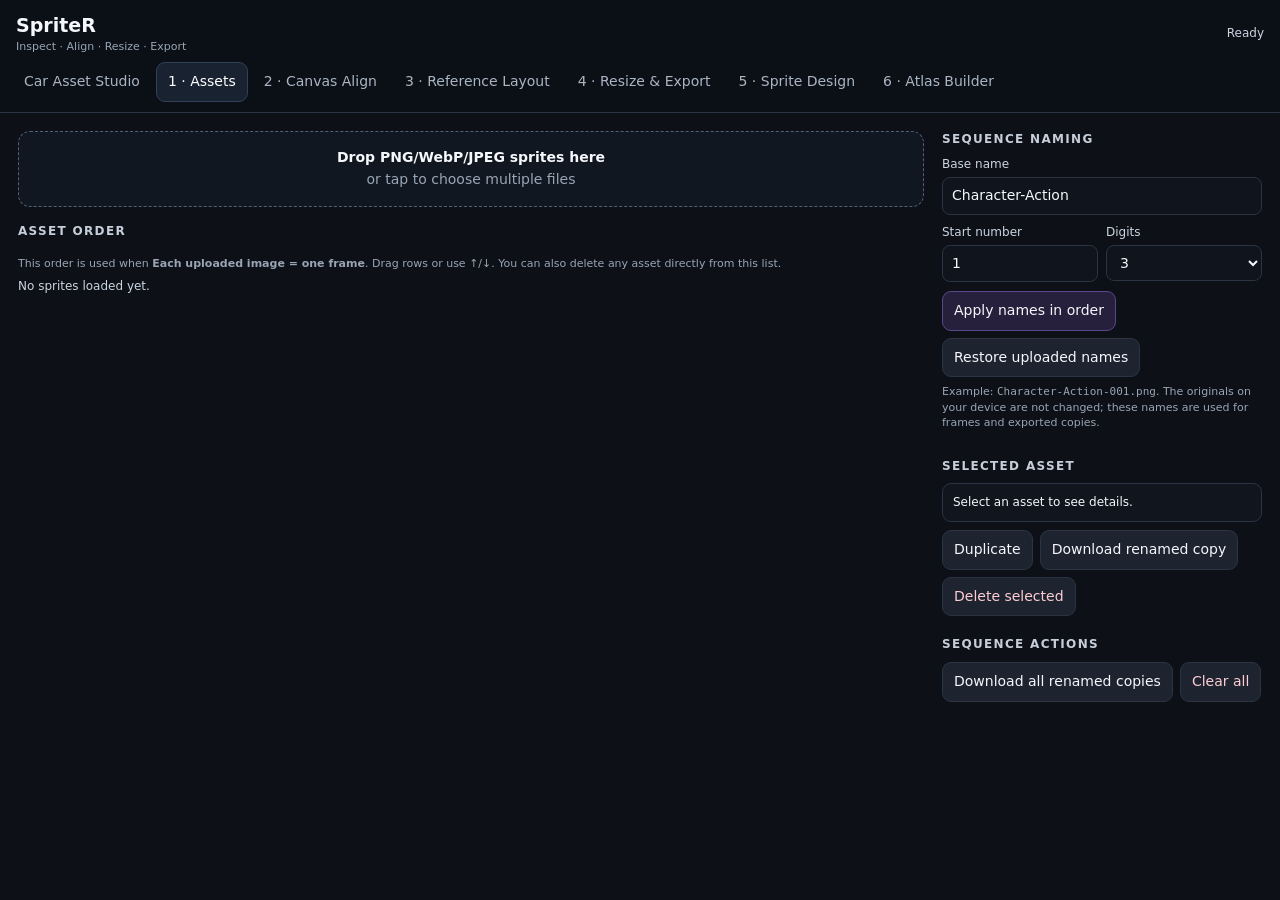
<file: index.html>
<!doctype html>
<html lang="en">
<head>
<meta charset="utf-8" />
<meta name="viewport" content="width=device-width,initial-scale=1,viewport-fit=cover" />
<title>SpriteR</title>
<meta name="theme-color" content="#000000" />
<meta name="apple-mobile-web-app-capable" content="yes" />
<meta name="apple-mobile-web-app-status-bar-style" content="black" />
<meta name="apple-mobile-web-app-title" content="SpriteR" />
<link rel="manifest" href="manifest.webmanifest" />
<link rel="icon" href="icon.svg" type="image/svg+xml" />
<link rel="apple-touch-icon" sizes="180x180" href="spriter-icon-v4.png" />
<style>
html,body{margin:0;width:100%;max-width:100%;height:100%;overflow:hidden;background:#000}
body{display:flex;flex-direction:column;overscroll-behavior:none}
iframe{display:block;flex:1 1 auto;width:100%;max-width:100%;min-width:0;min-height:0;border:0;background:#0d1017}
</style>
</head>
<body>
<iframe src="app.html?v=15" title="SpriteR"></iframe>
</body>
</html>
</file>
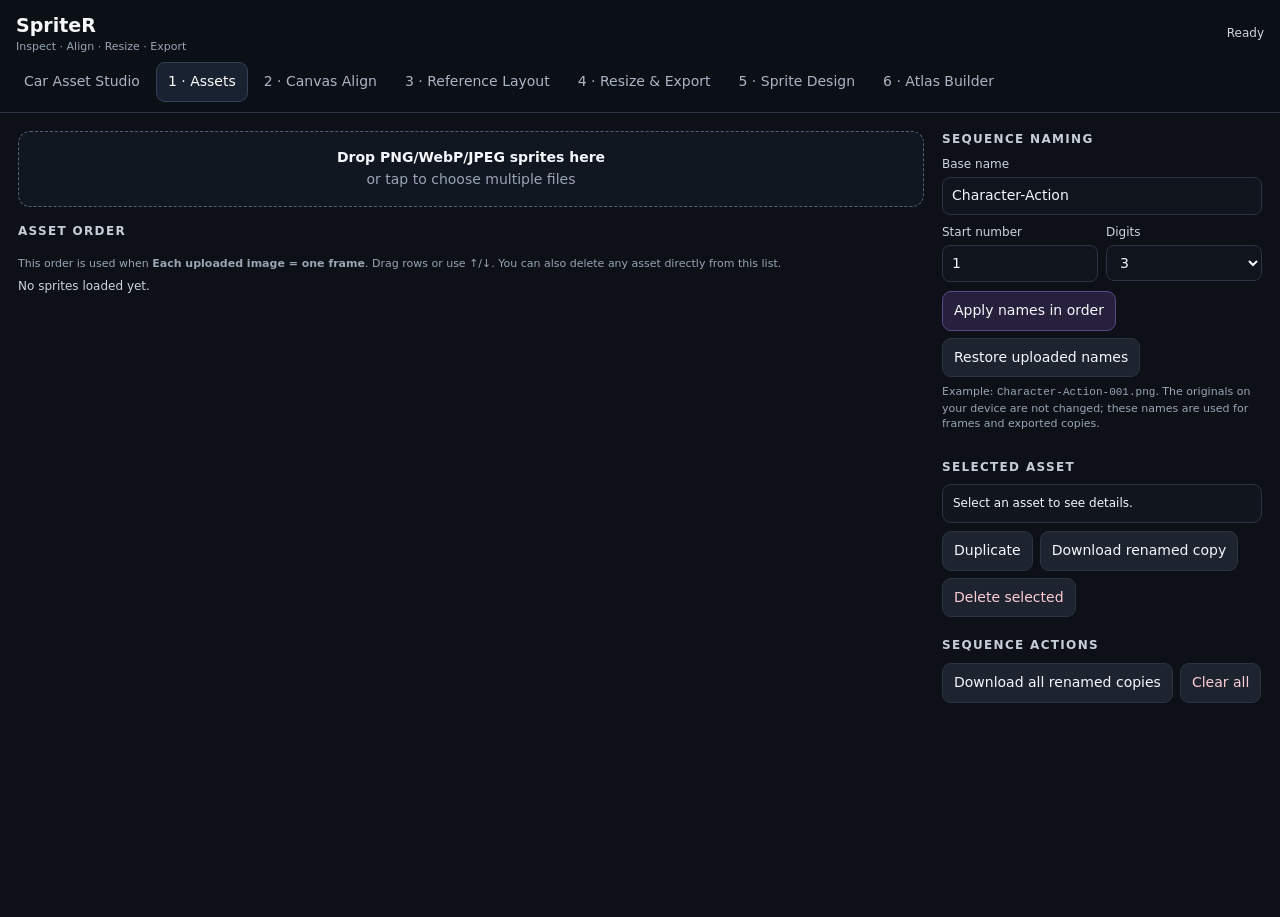
<file: app.html>
<!doctype html>
<html lang="en">
<head>
<meta charset="utf-8" />
<meta name="viewport" content="width=device-width,initial-scale=1,viewport-fit=cover,maximum-scale=1" />
<title>SpriteR</title>
<link rel="stylesheet" href="app.css?v=6" />
<link rel="stylesheet" href="app-reference.css?v=3" />
<link rel="stylesheet" href="app-car.css?v=1" />
</head>
<body>
<div class="app">
<div class="safe-top" aria-hidden="true"></div>
<header class="apphead"><div class="brandrow"><div class="brand"><h1>SpriteR</h1><div class="sub">Inspect · Align · Resize · Export</div></div><div class="status" id="globalStatus">Ready</div></div><nav class="tabs"><button class="tabbtn" data-tab="carStudioTab">Car Asset Studio</button><button class="tabbtn active" data-tab="assetsTab">1 · Assets</button><button class="tabbtn" data-tab="alignTab">2 · Canvas Align</button><button class="tabbtn" data-tab="referenceTab">3 · Reference Layout</button><button class="tabbtn" data-tab="resizeTab">4 · Resize & Export</button><button class="tabbtn" data-tab="designTab">5 · Sprite Design</button><button class="tabbtn" data-tab="atlasTab">6 · Atlas Builder</button></nav></header>
<section class="tabpanel active" id="assetsTab"><div class="assetgrid"><div><div class="drop" id="drop"><strong>Drop PNG/WebP/JPEG sprites here</strong>or tap to choose multiple files<input id="files" type="file" accept="image/png,image/webp,image/jpeg" multiple hidden></div><div class="section" style="margin-top:16px"><h2>Asset order</h2><div class="note">This order is used when <b>Each uploaded image = one frame</b>. Drag rows or use ↑/↓. You can also delete any asset directly from this list.</div><div id="assets" class="asset-list"><div class="status">No sprites loaded yet.</div></div></div></div><aside><div class="section"><h2>Sequence naming</h2><div class="field"><label>Base name</label><input id="renameBase" type="text" value="Character-Action"></div><div class="row"><div class="field"><label>Start number</label><input id="renameStart" type="number" min="0" value="1"></div><div class="field"><label>Digits</label><select id="renameDigits"><option>2</option><option selected>3</option><option>4</option></select></div></div><div class="btnrow"><button class="secondary" id="applyRename">Apply names in order</button><button id="restoreNames">Restore uploaded names</button></div><div class="note">Example: <code>Character-Action-001.png</code>. The originals on your device are not changed; these names are used for frames and exported copies.</div></div><div class="section"><h2>Selected asset</h2><div class="summary" id="selectedInfo">Select an asset to see details.</div><div class="btnrow" style="margin-top:8px"><button id="duplicateSelected">Duplicate</button><button id="downloadSelected">Download renamed copy</button><button class="danger" id="removeSelected">Delete selected</button></div></div><div class="section"><h2>Sequence actions</h2><div class="btnrow"><button id="downloadAll">Download all renamed copies</button><button id="clearAll" class="danger">Clear all</button></div></div></aside></div></section>
<section class="tabpanel" id="designTab"><div class="workspace"><aside class="side"><div class="section"><h2>Frame source</h2><div class="field"><label>Mode</label><select id="mode"><option value="files">Each uploaded image = one frame</option><option value="sheet">Slice selected sprite sheet</option></select></div><div id="sheetControls" style="display:none"><div class="row"><div class="field"><label>Frame width <small>px</small></label><input id="fw" type="number" min="1" value="64"></div><div class="field"><label>Frame height <small>px</small></label><input id="fh" type="number" min="1" value="64"></div></div><div class="row"><div class="field"><label>Margin <small>px</small></label><input id="margin" type="number" min="0" value="0"></div><div class="field"><label>Spacing <small>px</small></label><input id="spacing" type="number" min="0" value="0"></div></div><button id="guess">Guess frame size</button><div class="note">Important: if artwork spills outside each sheet cell, no atlas builder can recover those overflow pixels. For big sword slashes or effects, use larger cells or upload each frame as a separate image.</div></div></div><div class="section"><h2>Master canvas</h2><div class="row"><div class="field"><label>Logical width <small>px</small></label><input id="canvasW" type="number" min="1" value="0"></div><div class="field"><label>Logical height <small>px</small></label><input id="canvasH" type="number" min="1" value="0"></div></div><div class="btnrow"><button id="setCanvasMax">Use max frame size</button><button id="centerRoot">Root at bottom centre</button></div><div class="note">This is the shared animation space for every frame. The preview and atlas JSON both use this logical canvas.</div></div><div class="section"><h2>Root / pivot marker</h2><div class="row"><div class="field"><label>Root X <small>px</small></label><input id="rootX" type="number" value="0"></div><div class="field"><label>Root Y <small>px</small></label><input id="rootY" type="number" value="0"></div></div><label class="check"><input id="showRoot" type="checkbox" checked> Show root marker on preview</label><div class="note">Set this to the feet/ground point that should stay consistent across the animation. The atlas JSON exports this as a pivot value.</div></div><div class="section"><h2>Current frame alignment</h2><div class="row"><div class="field"><label>Offset X <small>px</small></label><input id="offsetX" type="number" value="0"></div><div class="field"><label>Offset Y <small>px</small></label><input id="offsetY" type="number" value="0"></div></div><div class="note">Move the current frame inside the master canvas so the feet line up with the root marker. This offset is saved per frame.</div></div><div class="section"><h2>Animation test</h2><div class="field"><label>Frame rate <small><span id="fpsLabel">12</span> FPS</small></label><input id="fps" type="range" min="1" max="30" value="12"></div><label class="check"><input id="pixel" type="checkbox" checked> Pixel-perfect / nearest-neighbour</label><label class="check"><input id="pingpong" type="checkbox"> Ping-pong playback</label><div class="btnrow"><button class="primary" id="play">▶ Play</button><button id="prev">◀</button><button id="next">▶</button></div></div><div class="section"><h2>Preview navigation</h2><div class="field"><label>Zoom <small><span id="zoomLabel">100%</span></small></label><input id="previewZoom" type="range" min="1" max="1000" step="1" value="100"></div><div class="btnrow"><button id="fitPreview">Fit frame</button><button id="actualPreview">100%</button><button id="resetPreviewPan">Center</button></div><div class="note">Use the grey button inside the preview itself to lock or unlock dragging and pinch zoom.</div></div><div class="section"><h2>Measurements</h2><div class="summary" id="measurements">Load a sprite to see dimensions and frame counts.</div></div></aside><main class="content"><div class="topbar"><div class="metrics" id="metrics"></div><div class="status" id="designStatus">Ready</div></div><div class="stagewrap"><div class="viewport" id="previewViewport"><div class="canvaslayer" id="previewLayer"><canvas id="preview"></canvas></div><div class="hud" id="hud">Frame —</div><button class="panhint" id="previewHint" type="button">Navigation locked</button></div></div><div class="timeline"><div class="btnrow"><button id="first">|◀</button><button id="last">▶|</button><span class="status" id="frameText">No frames</span></div><div class="note">Drag thumbnails to change sequence order. In uploaded-frame mode this also changes the Assets order and atlas order.</div><div class="thumbs" id="thumbs"></div></div></main></div></section>
<section class="tabpanel" id="atlasTab"><div class="atlaslayout"><aside class="atlascontrols"><div class="section"><h2>Atlas layout</h2><div class="field"><label>Frames per row</label><input id="framesPerRow" type="number" min="1" max="64" value="8"></div><div class="field"><label>Export resolution</label><select id="resolution"><option value="1">1× (original)</option><option value="0.75">0.75×</option><option value="0.5">0.5×</option><option value="0.25">0.25×</option><option value="2">2× (upscale)</option></select></div><div class="row"><div class="field"><label>Padding <small>px</small></label><input id="padding" type="number" min="0" max="64" value="2"></div><div class="field"><label>Outer margin <small>px</small></label><input id="atlasMargin" type="number" min="0" max="64" value="2"></div></div><label class="check"><input id="trimAtlas" type="checkbox" checked> Trim transparent bounds and preserve logical canvas</label><label class="check"><input id="power2" type="checkbox"> Round atlas to power-of-two</label><button class="secondary" id="build">Build / refresh atlas</button><div class="note">Recommended: use trimmed PNG + JSON atlas for Phaser. This keeps one consistent character coordinate system while allowing large sword/effect frames to take different physical sizes.</div></div><div class="section"><h2>Atlas preview</h2><div class="field"><label>Zoom <small><span id="atlasZoomLabel">100%</span></small></label><input id="atlasZoom" type="range" min="0.1" max="800" step="0.1" value="100"></div><div class="btnrow"><button id="fitAtlas">Fit atlas</button><button id="actualAtlas">100%</button><button id="resetAtlasPan">Center</button></div><div class="note">Use the grey button inside the atlas preview itself to lock or unlock dragging and pinch zoom.</div></div><div class="section"><h2>Export</h2><div class="field"><label>Base filename</label><input id="baseName" type="text" value="sprite-atlas"></div><div class="btnrow"><button class="primary" id="savePng" disabled>Download PNG</button><button class="primary" id="saveJson" disabled>Download JSON</button></div></div><div class="section"><h2>Atlas info</h2><div class="summary" id="atlasInfo">Build an atlas to see dimensions.</div></div></aside><main class="atlasmain"><div class="topbar"><div class="metrics" id="atlasMetrics"></div><div class="status" id="atlasStatus">Not built</div></div><div class="atlasviewwrap"><div class="atlasviewport" id="atlasViewport"><div class="atlaslayer" id="atlasLayer"></div><div class="atlasempty" id="atlasEmpty">Build an atlas to preview it.</div><button class="panhint" id="atlasHint" type="button">Navigation locked</button></div></div></main></div></section>

<section class="tabpanel" id="alignTab">
  <div class="alignlayout">
    <aside class="aligncontrols">
      <div class="section">
        <h2>Reference + target</h2>
        <div class="field"><label>Fixed reference</label><select id="alignReference"></select></div>
        <div class="field"><label>Movable target</label><select id="alignTarget"></select></div>
        <div class="note">The reference never moves. The target is scaled and shifted around the shared canvas centre. This mirrors the way Phaser places a sprite with a 0.5 / 0.5 origin.</div>
      </div>

      <div class="section tokyo-shift-panel">
        <h2>Tokyo SHIFT Auto Align</h2>
        <div class="note">Fast car workflow: align the stock master once, mark the two wheel centres/radii, then export every linked body/paint variant on the same 500px game canvas.</div>
        <div class="row">
          <div class="field"><label>Game canvas width <small>px</small></label><input id="tsCanvasW" type="number" min="1" value="1200"></div>
          <div class="field"><label>Game canvas height <small>px</small></label><input id="tsCanvasH" type="number" min="1" value="500"></div>
        </div>
        <div class="btnrow"><button class="primary" id="tsAutoCanvas">Auto-align stock to reference</button><button id="tsUseCurrent">Use current as master</button></div>
        <label class="check"><input id="tsShowFloor" type="checkbox" checked> Show Tokyo SHIFT floor guide</label>
        <div class="field"><label>Floor Y <small>px</small></label><input id="tsFloorY" type="number" step="0.25" value="482"></div>
        <div class="note">Auto-align normalises the target onto the reference canvas using visible alpha bounds, then matches the bottom/floor and horizontal centre. Fine-tune once if needed.</div>

        <h2 style="margin-top:15px">Wheel calibration</h2>
        <div class="btnrow"><button id="tsRearWheel">Set rear wheel</button><button id="tsFrontWheel">Set front wheel</button><button id="tsClearWheels">Clear wheels</button></div>
        <div class="field" style="margin-top:8px"><label>Wheel radius <small><span id="tsWheelRadiusLabel">92px</span></small></label><input id="tsWheelRadius" type="range" min="20" max="180" step="1" value="92"></div>
        <div class="summary" id="tsGeometrySummary">Set rear and front wheel centres on the preview.</div>
        <div class="btnrow" style="margin-top:8px"><button class="primary" id="tsExportPack">Export Tokyo SHIFT geometry</button></div>
        <div class="note">The JSON records the master canvas, shared body transform and independent rear/front wheel geometry for Tokyo SHIFT. Linked variants keep exactly the stock transform.</div>
      </div>

      <div class="section">
        <h2>Transform</h2>
        <div class="row">
          <div class="field"><label>Shift X <small>px</small></label><input id="alignX" type="number" step="0.25" value="0"></div>
          <div class="field"><label>Shift Y <small>px</small></label><input id="alignY" type="number" step="0.25" value="0"></div>
        </div>
        <div class="row">
          <div class="field"><label>Scale X <small>%</small></label><input id="alignScaleX" type="number" min="1" max="500" step="0.05" value="100"></div>
          <div class="field"><label>Scale Y <small>%</small></label><input id="alignScaleY" type="number" min="1" max="500" step="0.05" value="100"></div>
        </div>
        <label class="check"><input id="alignLockAspect" type="checkbox" checked> Lock X/Y scale together</label>
        <div class="btnrow"><button id="alignReset">Reset transform</button><button id="alignCentre">Centre target</button></div>
        <div class="summary" id="alignTransformSummary" style="margin-top:9px">Choose a reference and target asset.</div>
      </div>

      <div class="section">
        <h2>Nudge</h2>
        <div class="field"><label>Button step <small>px</small></label>
          <select id="alignNudge"><option value="0.25">0.25</option><option value="1" selected>1</option><option value="5">5</option><option value="10">10</option></select>
        </div>
        <div class="align-nudge">
          <span></span><button id="alignUp">↑</button><span></span>
          <button id="alignLeft">←</button><button id="alignDown">↓</button><button id="alignRight">→</button>
        </div>
        <div class="note">You can also drag the target directly. Keyboard arrows nudge 1px, Shift + arrows = 10px, Option/Alt + arrows = 0.25px.</div>
      </div>

      <div class="section">
        <h2>Two-point auto align</h2>
        <div class="btnrow align-point-buttons">
          <button data-align-pick="refA">Set Ref A</button>
          <button data-align-pick="refB">Set Ref B</button>
          <button data-align-pick="targetA">Set Target A</button>
          <button data-align-pick="targetB">Set Target B</button>
        </div>
        <div class="btnrow" style="margin-top:8px"><button class="primary" id="alignMatchPoints">Match two points</button><button id="alignClearPoints">Clear points</button></div>
        <div class="note">For cars: use rear and front wheel centres. For characters: feet + head, or two shoulder/hip landmarks. The tool calculates scale and translation, then you can fine-tune manually.</div>
        <div class="summary" id="alignPointInfo">Reference A: —<br>Reference B: —<br>Target A: —<br>Target B: —</div>
      </div>

      <div class="section">
        <h2>Preview</h2>
        <div class="field"><label>Reference opacity <small><span id="alignRefOpacityLabel"></span></small></label><input id="alignRefOpacity" type="range" min="0" max="100" value="55"></div>
        <div class="field"><label>Target opacity</label><input id="alignTargetOpacity" type="range" min="0" max="100" value="75"></div>
        <div class="field"><label>Blend mode</label><select id="alignBlend"><option value="source-over">Normal</option><option value="difference">Difference</option><option value="multiply">Multiply</option><option value="screen">Screen</option></select></div>
        <label class="check"><input id="alignShowLinked" type="checkbox" checked> Show linked layers in preview</label>
        <div class="note">Preview stacking follows the exact asset order from Tab 1. Drag assets there to change which layer appears on top.</div>
        <label class="check"><input id="alignBackgroundEnabled" type="checkbox"> Solid preview background</label>
        <div class="field"><label>Background colour</label><input id="alignBackgroundColor" type="color" value="#ff00ff"></div>
        <label class="check"><input id="alignPixel" type="checkbox"> Nearest-neighbour scaling</label>
        <div class="field"><label>Preview zoom <small><span id="alignZoomLabel">100%</span></small></label><input id="alignZoom" type="range" min="5" max="800" step="1" value="100"></div>
        <div class="btnrow"><button id="alignFit">Fit canvas</button><button id="alignActual">100%</button><button id="alignResetView">Reset view</button></div>
      </div>

      <div class="section">
        <h2>Touch up target</h2>
        <div class="btnrow touch-tools">
          <button class="toolbtn active" data-touch-tool="move">Move</button>
          <button class="toolbtn" data-touch-tool="hand">Pan preview</button>
          <button class="toolbtn" data-touch-tool="picker">Colour picker</button>
          <button class="toolbtn" data-touch-tool="brush">Brush</button>
          <button class="toolbtn" data-touch-tool="eraser">Eraser</button>
        </div>
        <div class="field" style="margin-top:9px"><label>Brush colour</label><input id="alignBrushColor" type="color" value="#ffffff"></div>
        <div class="field"><label>Brush size <small><span id="alignBrushSizeLabel">8px</span></small></label><input id="alignBrushSize" type="range" min="1" max="80" step="1" value="8"></div>
        <div class="btnrow"><button id="alignUndoTouch">Undo stroke</button><button id="alignClearTouch">Discard target touch-ups</button></div>
        <div class="note">Pan preview moves your view without shifting any sprites. On a Mac, hold Space and drag temporarily; use the scroll wheel or trackpad to zoom around the pointer. On touch, pinch to zoom and use Pan preview to drag. Picker, brush and eraser affect only the target; exports include touch-ups.</div>
      </div>

      <div class="section">
        <h2>Linked exports</h2>
        <div class="note">Select any sibling PNGs that should receive exactly the same transform. This is ideal for <b>paint + details</b> pairs: align one visually, then export both identically.</div>
        <div id="alignLinked" class="align-linked-list"></div>
      </div>

      <div class="section">
        <h2>Export</h2>
        <div class="field"><label>Filename suffix</label><input id="alignSuffix" type="text" value="_aligned"></div>
        <div class="btnrow"><button class="primary" id="alignExportPrimary">Download target PNG</button><button class="primary" id="alignExportGroup">Download target + linked</button><button id="alignExportJson">Download transform JSON</button></div>
        <div class="note">Every exported PNG is written onto the <b>exact reference canvas dimensions</b> with transparent background. The reference artwork itself is never baked into the export.</div>
        <h2 style="margin-top:16px">Iterate without re-importing</h2>
        <div class="btnrow"><button id="alignOverwritePrimary">Save over original target</button><button id="alignOverwriteGroup">Save over original target + linked</button><button id="alignReloadOriginals">Reload uploaded originals</button></div>
        <div class="confirmbar" id="alignOverwriteConfirm" hidden><span id="alignOverwriteConfirmText"></span><div class="btnrow"><button class="danger" id="alignOverwriteConfirmBtn">Confirm overwrite</button><button id="alignOverwriteCancel">Cancel</button></div></div>
        <div class="note">When supported, choose the original PNG (or its folder for a batch) and confirm the replacement in the file picker. Other browsers download PNGs with the original names; replace the files yourself. SpriteR also updates its loaded copies for the next tweak.</div>
      </div>
    </aside>

    <main class="alignmain">
      <div class="topbar"><div class="metrics" id="alignMetrics"></div><div class="status" id="alignStatus">Load two assets, then align the target.</div></div>
      <div class="align-view-tools" aria-label="Canvas preview controls">
        <div class="align-tool-modes">
          <button class="toolbtn active" data-touch-tool="move">Move</button>
          <button class="toolbtn" data-touch-tool="hand">Pan</button>
          <button class="toolbtn" data-touch-tool="picker">Picker</button>
          <button class="toolbtn" data-touch-tool="brush">Brush</button>
          <button class="toolbtn" data-touch-tool="eraser">Eraser</button>
        </div>
        <div class="align-tool-nav">
          <span class="align-tool-label">Nudge</span>
          <button id="alignQuickLeft" aria-label="Nudge target left">←</button>
          <button id="alignQuickUp" aria-label="Nudge target up">↑</button>
          <button id="alignQuickDown" aria-label="Nudge target down">↓</button>
          <button id="alignQuickRight" aria-label="Nudge target right">→</button>
          <span class="align-tool-divider" aria-hidden="true"></span>
          <button id="alignZoomOut" aria-label="Zoom out">−</button>
          <span id="alignToolbarZoom" aria-live="polite">100%</span>
          <button id="alignZoomIn" aria-label="Zoom in">+</button>
          <button id="alignToolbarFit">Fit</button>
        </div>
      </div>
      <div class="alignviewwrap">
        <div class="alignviewport" id="alignViewport">
          <canvas id="alignCanvas"></canvas>
          <div class="align-help" id="alignHelp">Drag target to align · Pan preview to inspect without moving artwork · pinch or scroll to zoom</div>
        </div>
      </div>
    </main>
  </div>
</section>

<section class="tabpanel" id="referenceTab">
  <div class="referencelayout">
    <aside class="referencecontrols">
      <div class="section">
        <h2>Output canvas</h2>
        <div class="field"><label>Canvas dimensions from</label><select id="guideReferenceCanvas"></select></div>
        <div class="note">This only sets the final width and height. Every reference and target layer can still be positioned and scaled independently inside it.</div>
      </div>

      <div class="section">
        <h2>Reference layers</h2>
        <div class="btnrow"><button class="primary" id="guideLockAllRefs">Lock all references</button><button id="guideUnlockAllRefs">Unlock all</button><button id="guideShowAllRefs">Show all</button><button id="guideHideAllRefs">Hide all</button></div>
        <div class="note">Tap a numbered button to edit that reference. Eye = preview visibility. Lock prevents accidental movement. Opacity is preview-only.</div>
        <div id="guideReferenceLayers" class="reference-layer-list"></div>
      </div>

      <div class="section">
        <h2>Target layers</h2>
        <div class="btnrow"><button id="guideShowAllTargets">Show all</button><button id="guideHideAllTargets">Hide all</button><button id="guideExportAllTargets">Export all</button><button id="guideExportNoTargets">Export none</button></div>
        <div class="note">Each target keeps its own independent transform. Select one, place and resize it, then move to the next. Eye controls preview visibility; Export controls output.</div>
        <div id="guideTargetLayers" class="reference-export-list"></div>
      </div>

      <div class="section">
        <h2>Selected layer transform</h2>
        <div class="summary" id="guideEditingLabel">No layer selected</div>
        <div class="row" style="margin-top:9px"><div class="field"><label>Centre X <small>px</small></label><input id="guideTargetX" type="number" step="0.25" value="0"></div><div class="field"><label>Centre Y <small>px</small></label><input id="guideTargetY" type="number" step="0.25" value="0"></div></div>
        <div class="row"><div class="field"><label>Scale X <small>%</small></label><input id="guideScaleX" type="number" min="1" max="1000" step="0.05" value="100"></div><div class="field"><label>Scale Y <small>%</small></label><input id="guideScaleY" type="number" min="1" max="1000" step="0.05" value="100"></div></div>
        <label class="check"><input id="guideLockAspect" type="checkbox" checked> Lock X/Y scale together</label>
        <div class="summary">Selected layer size: <b id="guideTargetSize">—</b></div>
        <div class="btnrow" style="margin-top:8px"><button id="guideCenterSprite">Centre layer</button><button id="guideFitWidth">Fit width</button><button id="guideResetSprite">Reset transform</button></div>
      </div>

      <div class="section">
        <h2>Precision nudge</h2>
        <div class="field"><label>Button step <small>px</small></label><select id="guideNudgeStep"><option value="0.25">0.25</option><option value="1" selected>1</option><option value="5">5</option><option value="10">10</option></select></div>
        <div class="reference-nudge"><span></span><button id="guideNudgeUp">↑</button><span></span><button id="guideNudgeLeft">←</button><button id="guideNudgeDown">↓</button><button id="guideNudgeRight">→</button></div>
        <div class="note">Keyboard arrows = 1px, Shift + arrows = 10px, Option/Alt + arrows = 0.25px.</div>
      </div>

      <div class="section">
        <h2>Reference guides</h2>
        <div class="reference-guide-card"><h3>Horizontal line</h3><label class="check"><input id="guideHEnabled" type="checkbox" checked> Show horizontal reference</label><div class="row"><div class="field"><label>Y <small>px</small></label><input id="guideHY" type="number" step="1" value="0"></div><div class="field"><label>Colour</label><input id="guideHColor" type="color" value="#f97316"></div></div></div>
        <div class="reference-guide-card"><h3>Reference circle</h3><label class="check"><input id="guideCircleEnabled" type="checkbox" checked> Show circle</label><div class="row"><div class="field"><label>Centre X <small>px</small></label><input id="guideCircleX" type="number" step="1" value="0"></div><div class="field"><label>Centre Y <small>px</small></label><input id="guideCircleY" type="number" step="1" value="0"></div></div><div class="row"><div class="field"><label>Radius <small>px</small></label><input id="guideCircleR" type="number" min="1" step="1" value="100"></div><div class="field"><label>Colour</label><input id="guideCircleColor" type="color" value="#22d3ee"></div></div></div>
        <div class="reference-guide-card"><h3>Vertical proportion ruler</h3><label class="check"><input id="guideVEnabled" type="checkbox" checked> Show vertical ruler + markers</label><div class="row"><div class="field"><label>X <small>px</small></label><input id="guideVX" type="number" step="1" value="0"></div><div class="field"><label>Marker spacing <small>px</small></label><input id="guideVStep" type="number" min="1" step="1" value="50"></div></div><div class="row"><div class="field"><label>Top Y <small>px</small></label><input id="guideVTop" type="number" step="1" value="0"></div><div class="field"><label>Bottom Y <small>px</small></label><input id="guideVBottom" type="number" step="1" value="500"></div></div><div class="row"><div class="field"><label>Major marker every</label><input id="guideVMajor" type="number" min="1" step="1" value="5"></div><div class="field"><label>Colour</label><input id="guideVColor" type="color" value="#a78bfa"></div></div></div>
        <div class="btnrow"><button class="secondary" id="guideSavePreset">Save guides as preset</button><button id="guideResetPreset">Reset guides</button></div>
      </div>

      <div class="section">
        <h2>Preview</h2>
        <label class="check"><input id="guidePixel" type="checkbox"> Nearest-neighbour scaling</label>
        <div class="field"><label>Preview zoom <small><span id="guideZoomLabel">100%</span></small></label><input id="guideZoom" type="range" min="5" max="800" step="1" value="100"></div>
        <div class="btnrow"><button id="guideFit">Fit canvas</button><button id="guideActual">100%</button><button id="guideResetView">Reset view</button></div>
      </div>

      <div class="section">
        <h2>Export targets</h2>
        <div class="btnrow"><button class="primary" id="guideExportSprite">Export selected target</button><button class="primary" id="guideExportSelected">Export marked individually</button><button class="primary" id="guideExportZip">Export marked ZIP</button><button id="guideExportJson">Download setup JSON</button></div>
        <div class="note">Each target uses its own saved position and size. Outputs use the fixed canvas dimensions and remain transparent. References and guides are never baked in.</div>
        <div class="summary" id="guideSummary" style="margin-top:9px">Load assets to begin.</div>
      </div>
    </aside>

    <main class="referencemain">
      <div class="topbar"><div class="metrics" id="guideMetrics"></div><div class="status" id="referenceStatus">Build and lock your references, then place targets one by one.</div></div>
      <div class="reference-view-tools">
        <div class="reference-tool-modes"><span class="reference-tool-label">Tool</span><button class="toolbtn active" id="guideModeMove">Move selected layer</button><button class="toolbtn" id="guideModePan">Pan preview</button></div>
        <div class="reference-tool-nav"><span class="reference-tool-label">View</span><button id="guideZoomOut" aria-label="Zoom out">−</button><span id="guideToolbarZoom">100%</span><button id="guideZoomIn" aria-label="Zoom in">+</button><button id="guideToolbarFit">Fit</button></div>
      </div>
      <div class="referenceviewwrap"><div class="referenceviewport" id="guideViewport"><canvas id="guideCanvas"></canvas><div class="reference-help" id="guideHelp">Drag the selected unlocked layer · all other layers stay exactly where they are</div></div></div>
    </main>
  </div>
</section>


<section class="tabpanel" id="carStudioTab">
  <div class="carlayout">
    <aside class="carcontrols">
      <div class="section">
        <h2>1 · Reference cars</h2>
        <div class="field"><label>AE86 reference PNG (small car / wheels)</label><input type="file" accept="image/png,image/webp" id="carRefAE86"></div>
        <div class="field"><label>R32 reference PNG (larger car / wheels)</label><input type="file" accept="image/png,image/webp" id="carRefR32"></div>
        <div class="field"><label>Visible reference</label><select id="carReference"><option value="ae86">AE86</option><option value="r32">Skyline R32</option><option value="both">Both</option><option value="none">Hide references</option></select></div>
        <div class="field"><label>Reference opacity <small id="carRefOpacityLabel">45%</small></label><input type="range" id="carRefOpacity" min="0" max="100" value="45"></div>
        <div class="note">References share the output canvas's bottom-right origin. References and wheels never get baked into the BODY or PAINT files.</div>
      </div>
      <div class="section">
        <h2>2 · Import car layers</h2>
        <div class="field"><label>Car ID (base filename)</label><input type="text" id="carId" value="rx7_fd" autocomplete="off"></div>
        <div class="field"><label>BODY — outlines, windows and lights</label><input type="file" accept="image/png,image/webp" id="carBodyFile"></div>
        <div class="field"><label>PAINT — tintable car colour</label><input type="file" accept="image/png,image/webp" id="carPaintFile"></div>
        <label class="check"><input type="checkbox" id="carLayersLocked"> Lock BODY + PAINT together</label>
        <div class="row"><div class="field"><label>Paint offset X</label><input type="number" step=".25" id="carPaintX" value="0"></div><div class="field"><label>Paint offset Y</label><input type="number" step=".25" id="carPaintY" value="0"></div></div>
        <div class="row"><div class="field"><label>Paint width scale %</label><input type="number" min="1" max="400" step=".1" id="carPaintSX" value="100"></div><div class="field"><label>Paint height scale %</label><input type="number" min="1" max="400" step=".1" id="carPaintSY" value="100"></div></div>
        <div class="btnrow"><button id="carResetPaint">Reset layer alignment</button><button class="secondary" id="carLockPair">Align complete · lock pair</button></div>
        <div class="note">Before locking: select “Align paint” and drag it over BODY at original resolution. After locking, both layers move/scale as a pair.</div>
      </div>
      <div class="section">
        <h2>3 · Scale and position</h2>
        <div class="row"><div class="field"><label>Car X <small>px</small></label><input type="number" id="carX" step=".25" value="0"></div><div class="field"><label>Car Y <small>px</small></label><input type="number" id="carY" step=".25" value="0"></div></div>
        <div class="field"><label>Uniform scale <small>%</small></label><input type="number" id="carScale" step=".05" min="1" max="1000" value="100"></div>
        <div class="btnrow"><button id="carMatchNose">Align nose + bottom</button><button id="carResetTransform">Reset car transform</button></div>
        <div class="note">Move the car, then drag the top-left square diagonally. The opposite, bottom-right corner stays anchored as it scales.</div>
        <h2 style="margin-top:14px">Vehicle size guide</h2>
        <div class="note">Automatic guide from the supplied vehicle-dimensions JSON. The numbers are for visual proportion only — they never change your car layers.</div>
        <div class="field"><label>Target vehicle (auto-detected from filename)</label><select id="carProportionVehicle"><option value="auto">Auto-detect from BODY / PAINT filename</option></select></div>
        <div class="summary car-proportion-result" id="carProportionGuide">Loading dimensions…</div>
        <div class="note" id="carProportionStatus">Loading vehicle size references…</div>
        <details class="car-proportion-data"><summary>Update reference dimensions JSON</summary>
          <div class="field"><label>Replacement dimensions JSON</label><input id="carProportionUpload" type="file" accept=".json,application/json"></div>
          <div class="note" id="carProportionDataStatus">Bundled comparison file</div>
        </details>
        <h2 style="margin-top:14px">Manual size tools (optional)</h2>
        <div class="row"><div class="field"><label>Ref length <small>mm</small></label><input type="number" min="1" id="carRefLength" placeholder="e.g. 4200"></div><div class="field"><label>Ref height <small>mm</small></label><input type="number" min="1" id="carRefHeight" placeholder="e.g. 1335"></div></div>
        <div class="row"><div class="field"><label>New car length <small>mm</small></label><input type="number" min="1" id="carLength"></div><div class="field"><label>New car height <small>mm</small></label><input type="number" min="1" id="carHeight"></div></div>
        <div class="summary" id="carRatio">Enter vehicle dimensions for a length/height comparison.</div>
        <div class="btnrow" style="margin-top:7px"><button id="carApplyLength">Match reference length</button></div>
        <div class="note">Uses entered specifications and the visible artwork bounds as a sizing guide. Height is checked separately; the car is not distorted.</div>
      </div>
      <div class="section">
        <h2>4 · Paint cleanup</h2>
        <div class="car-toolgroup" id="carTools">
          <button data-car-tool="move" class="active">Move / resize</button>
          <button data-car-tool="paint-align">Align paint</button>
          <button data-car-tool="picker">Picker</button>
          <button data-car-tool="brush">Brush</button>
          <button data-car-tool="eraser">Eraser</button>
          <button data-car-tool="pan">Pan view</button>
        </div>
        <div class="row"><div class="field"><label>Brush colour</label><input type="color" id="carBrushColor" value="#ffffff"></div><div class="field"><label>Size <small id="carBrushSizeLabel">8px</small></label><input type="range" id="carBrushSize" min="1" max="120" value="8"></div></div>
        <div class="btnrow"><button id="carUndo">Undo stroke</button><button id="carRedo">Redo stroke</button></div>
        <label class="check"><input id="carShowBody" type="checkbox" checked> Show BODY</label>
        <label class="check"><input id="carShowPaint" type="checkbox" checked> Show PAINT</label>
        <div class="note">Brush size is measured in source-image pixels for precise touch-ups. Eraser removes pixels to transparency. Edits affect PAINT only.</div>
      </div>
      <div class="section">
        <h2>5 · Wheels</h2>
        <div class="field"><label>Rear wheel sprite (optional)</label><input type="file" accept="image/png,image/webp" id="carRearWheelFile"></div>
        <div class="field"><label>Front wheel sprite (optional)</label><input type="file" accept="image/png,image/webp" id="carFrontWheelFile"></div>
        <label class="check"><input id="carShowWheels" type="checkbox" checked> Preview wheels</label>
        <div class="btnrow"><button id="carPickRear">Place rear wheel</button><button id="carPickFront">Place front wheel</button></div>
        <div class="row"><div class="field"><label>Rear X</label><input id="carRearX" type="number" step=".25"></div><div class="field"><label>Rear Y</label><input id="carRearY" type="number" step=".25"></div></div>
        <div class="row"><div class="field"><label>Front X</label><input id="carFrontX" type="number" step=".25"></div><div class="field"><label>Front Y</label><input id="carFrontY" type="number" step=".25"></div></div>
        <div class="row"><div class="field"><label>Rear radius <small>px</small></label><input id="carRearRadius" type="number" min="1" step=".5" value="38"></div><div class="field"><label>Front radius <small>px</small></label><input id="carFrontRadius" type="number" min="1" step=".5" value="38"></div></div>
        <div class="note">Click to set wheel centres; drag their markers to adjust. Coordinates are exported relative to the finished canvas.</div>
      </div>
      <div class="section">
        <h2>6 · Canvas anchored bottom-right</h2>
        <div class="row"><div class="field"><label>Output width</label><input id="carCanvasW" type="number" min="1" max="8192" value="1166"></div><div class="field"><label>Output height</label><input id="carCanvasH" type="number" min="1" max="8192" value="420"></div></div>
        <div class="btnrow"><button id="carUseAE86Canvas">Use AE86 size</button><button id="carWider">+40px width</button><button id="carTaller">+40px height</button></div>
        <div class="note">Increasing canvas dimensions adds transparent space to the left/top. Your completed car and wheels stay registered at the bottom right.</div>
      </div>
      <div class="section">
        <h2>7 · Export</h2>
        <div class="field"><label>Continue from saved geometry JSON</label><input id="carImportGeometry" type="file" accept="application/json,.json"></div>
        <label class="check"><input id="carPixel" type="checkbox"> Nearest-neighbour scaling</label>
        <div class="btnrow"><button class="primary" id="carExportZip">Download car package ZIP</button><button id="carExportPair">Download BODY + PAINT</button><button id="carExportGeometry">Download JSON</button></div>
        <div class="note">The ZIP contains <code>body/</code>, <code>paint/</code>, <code>wheels/</code> (when provided), and <code>data/</code>. Both PNG layers share exact output dimensions; reference art never exports.</div>
        <div class="summary" id="carSummary">Import your car's BODY and PAINT files to begin.</div>
      </div>
    </aside>
    <main class="carmain">
      <div class="topbar"><div class="metrics" id="carMetrics"></div><div class="status" id="carStatus">Load reference and car layers to start.</div></div>
      <div class="carviewtools"><button id="carZoomOut">−</button><span id="carZoomLabel">100%</span><button id="carZoomIn">+</button><button id="carFit">Fit</button><button id="carActual">100%</button><span>Scroll/pinch to zoom · Space-drag to pan</span></div>
      <div class="carviewwrap"><div id="carViewport" class="carviewport"><canvas id="carCanvas"></canvas><div class="carviewport-help">Dashed frame = final canvas · Cyan square = top-left resize handle · Wheel circles = editable guides</div></div></div>
    </main>
  </div>
</section>

<section class="tabpanel" id="resizeTab">
  <div class="resizelayout">
    <aside class="resizecontrols">
      <div class="section">
        <h2>Car canvas resize</h2>
        <div class="note">This scales the <b>entire transparent canvas and artwork together</b>. Nothing is cropped, trimmed, moved or renamed, so matching paint and detail layers stay registered.</div>
        <div class="field"><label>Target width <small>px</small></label><input id="resizeWidth" type="number" min="1" max="4096" value="1200"></div>
        <label class="check"><input id="resizeOnlyReduce" type="checkbox" checked> Reduce only — never enlarge smaller files</label>
        <div class="field"><label>Resampling</label><select id="resizeFilter"><option value="smooth" selected>High quality — clean anime line art</option><option value="pixel">Nearest neighbour — true pixel art</option></select></div>
        <div class="note">Recommended for the new Tokyo SHIFT car layers: <b>1200px wide</b> with High quality selected.</div>
      </div>

      <div class="section">
        <h2>Overlay check</h2>
        <div class="field"><label>Bottom layer</label><select id="resizeBottom"></select></div>
        <div class="field"><label>Top layer</label><select id="resizeTop"></select></div>
        <div class="field"><label>Top opacity <small><span id="resizeOpacityLabel">65%</span></small></label><input id="resizeOpacity" type="range" min="0" max="100" value="65"></div>
        <div class="field"><label>Blend mode</label><select id="resizeBlend"><option value="source-over">Normal overlay</option><option value="difference">Difference — reveal mismatch</option><option value="multiply">Multiply</option></select></div>
        <div class="note">Choose the paint and details files from the same version. Their edges should remain perfectly registered before and after export.</div>
      </div>

      <div class="section">
        <h2>Export</h2>
        <div class="btnrow"><button class="primary" id="resizeDownloadSelected">Download selected PNG</button><button class="primary" id="resizeDownloadZip">Download all as ZIP</button></div>
        <h2 style="margin-top:16px">Iterate without re-importing</h2>
        <div class="btnrow"><button id="resizeOverwriteSelected">Save over original selected</button><button id="resizeOverwriteAll">Save over all originals</button><button id="resizeReloadOriginals">Reload uploaded originals</button></div>
        <div class="confirmbar" id="resizeOverwriteConfirm" hidden><span id="resizeOverwriteConfirmText"></span><div class="btnrow"><button class="danger" id="resizeOverwriteConfirmBtn">Confirm overwrite</button><button id="resizeOverwriteCancel">Cancel</button></div></div>
        <div class="note">When supported, choose the original PNG (or its folder for a batch) to replace it. Other browsers download PNGs for you to replace manually. The loaded copies update after export so you can keep tweaking.</div>
      </div>

      <div class="section">
        <h2>Batch summary</h2>
        <div class="summary" id="resizeSummary">Load your PNG layers in the Assets tab first.</div>
      </div>
    </aside>

    <main class="resizemain">
      <div class="topbar"><div class="metrics" id="resizeMetrics"></div><div class="status" id="resizeStatus">Load assets, then open this tab.</div></div>
      <div class="resizeviewwrap">
        <div class="resizeviewport">
          <canvas id="resizeCanvas"></canvas>
          <div class="resize-help">Transparent checkerboard · exact resized canvas preview</div>
        </div>
      </div>
      <div class="resize-file-list" id="resizeFiles"></div>
    </main>
  </div>
</section>
</div>
<script src="app-core.js?v=6"></script>
<script src="app-atlas.js?v=2"></script>
<script src="app-align.js?v=6"></script>
<script src="app-resize.js?v=3"></script>
<script src="app-reference.js?v=3"></script>
<script src="app-car.js?v=2"></script>
<script src="app-car-proportions.js?v=1"></script>
</body>
</html>
</file>
<file: app.css>
:root{--bg:#0d1017;--panel:#151a24;--panel2:#1d2430;--panel3:#10151e;--line:#2b3443;--text:#f5f7fb;--muted:#99a5b5;--accent:#7dd3fc;--accent2:#a78bfa;--danger:#fb7185;--ok:#86efac}
*{box-sizing:border-box;min-width:0}html,body{margin:0;width:100%;max-width:100%;min-height:100%;overflow-x:hidden;background:var(--bg);color:var(--text);font:14px/1.4 ui-sans-serif,system-ui,-apple-system,BlinkMacSystemFont,"Segoe UI",sans-serif}body{overscroll-behavior-x:none}button,input,select{font:inherit;max-width:100%}button{border:1px solid var(--line);background:var(--panel2);color:var(--text);padding:9px 11px;border-radius:9px;cursor:pointer}button:hover{border-color:#526078}button:disabled{opacity:.45;cursor:not-allowed}.primary{background:#173042;border-color:#2f6682}.secondary{background:#27203c;border-color:#59478b}.danger{color:#fecdd3}.small{padding:6px 8px;font-size:12px}.navtoggle.on{background:#173042;border-color:#38bdf8;color:#fff}.app{width:100%;max-width:100vw;min-height:100dvh;display:flex;flex-direction:column;overflow-x:hidden}.safe-top{height:env(safe-area-inset-top,0px);min-height:0;background:#000;flex:none}.apphead{position:sticky;top:0;z-index:20;background:#0c1118f4;backdrop-filter:blur(12px);border-bottom:1px solid var(--line);max-width:100vw}.brandrow{display:flex;align-items:center;justify-content:space-between;gap:12px;padding:12px 16px 8px}.brand h1{font-size:19px;margin:0}.brand .sub{font-size:11px;color:var(--muted)}.tabs{display:flex;gap:4px;padding:0 12px 10px;overflow-x:auto;overflow-y:hidden;max-width:100%;scrollbar-width:none}.tabs::-webkit-scrollbar{display:none}.tabbtn{white-space:nowrap;background:transparent;border-color:transparent;color:#aab5c4;flex:0 0 auto}.tabbtn.active{background:#182230;color:#fff;border-color:#314158}.tabpanel{display:none;min-height:calc(100dvh - 96px);max-width:100%}.tabpanel.active{display:block}.workspace{display:grid;grid-template-columns:340px minmax(0,1fr);min-height:calc(100dvh - 96px);max-width:100%}.side{border-right:1px solid var(--line);background:var(--panel);padding:18px;overflow:auto}.content{min-width:0;max-width:100%;display:flex;flex-direction:column}.section{margin:0 0 20px}.section h2{font-size:12px;text-transform:uppercase;letter-spacing:.11em;color:#c5ced9;margin:0 0 9px}.note{font-size:11px;color:var(--muted);padding:7px 0}.summary{background:var(--panel3);border:1px solid var(--line);padding:10px;border-radius:9px;font-size:12px;overflow-wrap:anywhere}.status{color:#cbd5e1;font-size:12px}.drop{border:1px dashed #526078;border-radius:12px;padding:16px;text-align:center;color:var(--muted);cursor:pointer;background:#111721}.drop.drag{border-color:var(--accent);background:#12202b}.drop strong{display:block;color:var(--text);margin-bottom:3px}.row{display:grid;grid-template-columns:1fr 1fr;gap:8px}.field{margin-bottom:9px}.field label{display:flex;justify-content:space-between;gap:8px;color:#cbd5e1;font-size:12px;margin-bottom:4px}.field small{color:var(--muted)}input[type=number],select,input[type=text]{width:100%;background:#0f141d;border:1px solid var(--line);color:var(--text);border-radius:8px;padding:8px 9px}input[type=color]{width:100%;height:38px;background:#0f141d;border:1px solid var(--line);border-radius:8px;padding:3px}input[type=range]{width:100%}.check{display:flex;gap:8px;align-items:center;margin:8px 0;color:#d5dce6}.btnrow{display:flex;gap:7px;flex-wrap:wrap}.topbar{padding:10px 14px;border-bottom:1px solid var(--line);background:var(--panel3);display:flex;gap:12px;align-items:center;justify-content:space-between;flex-wrap:wrap}.metrics{display:flex;gap:14px;flex-wrap:wrap}.metric b{font-size:12px}.metric span{font-size:11px;color:var(--muted);display:block}.assetgrid{padding:18px;display:grid;grid-template-columns:minmax(0,1fr) 320px;gap:18px;max-width:100%}.asset-list{display:flex;flex-direction:column;gap:8px}.asset{display:grid;grid-template-columns:34px 58px minmax(0,1fr) auto;gap:9px;align-items:center;padding:8px;border:1px solid var(--line);border-radius:10px;background:#10151e;max-width:100%}.asset.active{border-color:var(--accent);background:#12202b}.draghandle{cursor:grab;color:#6f7d90;text-align:center;font-size:18px;touch-action:none}.assetthumb{width:58px;height:58px;border-radius:8px;display:grid;place-items:center;background:#0b1017;border:1px solid #27303d;overflow:hidden}.assetthumb img{max-width:100%;max-height:100%;image-rendering:pixelated}.assetmain{min-width:0;overflow:hidden}.assetname{white-space:nowrap;overflow:hidden;text-overflow:ellipsis}.assetmeta{font-size:11px;color:var(--muted)}.assetactions{display:flex;gap:4px;flex-wrap:wrap;justify-content:flex-end}.orderbadge{font-size:11px;color:#d5dce6;background:#242c39;border:1px solid #344054;border-radius:7px;padding:3px 6px}.asset.dragging,.thumb.dragging{opacity:.45}.asset.drop-target,.thumb.drop-target{outline:2px solid var(--accent2)}.stagewrap{flex:1;min-height:460px;padding:18px;display:grid;place-items:stretch;max-width:100%}.viewport{position:relative;overflow:hidden;border:1px solid var(--line);border-radius:16px;background-color:#0c1118;background-image:linear-gradient(45deg,#18202b 25%,transparent 25%),linear-gradient(-45deg,#18202b 25%,transparent 25%),linear-gradient(45deg,transparent 75%,#18202b 75%),linear-gradient(-45deg,transparent 75%,#18202b 75%);background-size:24px 24px;background-position:0 0,0 12px,12px -12px,-12px 0;touch-action:pan-y;min-height:420px;max-width:100%}.viewport.nav-enabled,.atlasviewport.nav-enabled{touch-action:none}.canvaslayer{position:absolute;left:50%;top:50%;transform-origin:center center;will-change:transform}.viewport canvas{display:block;image-rendering:pixelated}.hud{position:absolute;left:10px;bottom:10px;background:#090d13dd;border:1px solid #27303d;border-radius:8px;padding:6px 8px;color:#dbe5f0;font-size:11px;pointer-events:none}.panhint{position:absolute;right:10px;bottom:10px;background:#090d13bb;border:1px solid #27303d;border-radius:8px;padding:6px 8px;color:#99a5b5;font-size:11px;pointer-events:auto;cursor:pointer}.panhint.on{background:#173042;border-color:#38bdf8;color:#fff}.timeline{padding:12px 16px;border-top:1px solid var(--line);background:#10151e;max-width:100%;overflow:hidden}.thumbs{display:flex;gap:6px;overflow-x:auto;overflow-y:hidden;padding:6px 0 2px;max-width:100%;touch-action:pan-x}.thumb{width:58px;height:58px;flex:0 0 auto;border:1px solid var(--line);border-radius:7px;display:grid;place-items:center;background:#0d121a;cursor:grab;overflow:hidden;position:relative}.thumb.active{outline:2px solid var(--accent)}.thumb canvas{max-width:100%;max-height:100%;image-rendering:pixelated;pointer-events:none}.thumb .tn{position:absolute;left:2px;top:2px;background:#090d13cc;border-radius:4px;padding:1px 3px;font-size:9px;color:#cbd5e1;pointer-events:none}.atlaslayout{display:grid;grid-template-columns:340px minmax(0,1fr);min-height:calc(100dvh - 96px);max-width:100%}.atlascontrols{background:var(--panel);border-right:1px solid var(--line);padding:18px;overflow:auto}.atlasmain{min-width:0;max-width:100%;display:flex;flex-direction:column}.atlasviewwrap{flex:1;padding:18px;min-height:520px;max-width:100%}.atlasviewport{position:relative;overflow:hidden;border:1px solid var(--line);border-radius:14px;background:#0e131c;min-height:480px;touch-action:pan-y;max-width:100%}.atlaslayer{position:absolute;left:50%;top:50%;transform-origin:center center;will-change:transform}.atlaslayer canvas{display:block;image-rendering:pixelated}.atlasempty{position:absolute;inset:0;display:grid;place-items:center;color:var(--muted);padding:20px;text-align:center}
@media(max-width:980px){.workspace,.atlaslayout{grid-template-columns:1fr}.side,.atlascontrols{border-right:0;border-bottom:1px solid var(--line)}.assetgrid{grid-template-columns:1fr}.stagewrap{min-height:60vh}.viewport{min-height:52vh}.atlasviewport{min-height:52vh}}
@media(max-width:620px){.safe-top{min-height:env(safe-area-inset-top,0px)}.brandrow{padding-inline:12px}.brandrow>.status{display:none}.workspace,.atlaslayout{display:block;width:100%}.side,.atlascontrols{padding:14px;width:100%}.assetgrid{padding:12px;width:100%}.asset{grid-template-columns:24px 46px minmax(0,1fr);width:100%}.assetthumb{width:46px;height:46px}.assetactions{grid-column:2/-1;justify-content:flex-start}.row{grid-template-columns:1fr}.stagewrap,.atlasviewwrap{padding:10px;width:100%}.viewport,.atlasviewport{min-height:54vh;border-radius:10px;width:100%}.topbar{padding:9px 10px}.timeline{padding-inline:10px}.tabs{padding-inline:8px}.tabbtn{padding-inline:9px}.panhint{font-size:10px;max-width:54%;text-align:right}.btnrow button{max-width:100%}}

/* Canvas Align */
.alignlayout{display:grid;grid-template-columns:360px minmax(0,1fr);min-height:calc(100dvh - 96px);max-width:100%}
.aligncontrols{background:var(--panel);border-right:1px solid var(--line);padding:18px;overflow:auto}
.alignmain{min-width:0;max-width:100%;display:flex;flex-direction:column}
.alignviewwrap{flex:1;padding:18px;min-height:560px;max-width:100%}
.alignviewport{position:relative;overflow:hidden;border:1px solid var(--line);border-radius:14px;min-height:520px;max-width:100%;touch-action:none;background-color:#0c1118;background-image:linear-gradient(45deg,#18202b 25%,transparent 25%),linear-gradient(-45deg,#18202b 25%,transparent 25%),linear-gradient(45deg,transparent 75%,#18202b 75%),linear-gradient(-45deg,transparent 75%,#18202b 75%);background-size:24px 24px;background-position:0 0,0 12px,12px -12px,-12px 0}
.alignviewport canvas{position:absolute;left:50%;top:50%;transform:translate(-50%,-50%);display:block;max-width:none;max-height:none;touch-action:none;cursor:grab;box-shadow:0 0 0 1px #334155;background:transparent}
.alignviewport.pan-mode,.alignviewport.pan-mode canvas{cursor:grab}.alignviewport.pan-mode:active,.alignviewport.pan-mode canvas:active{cursor:grabbing}.alignviewport.paint-mode canvas{cursor:crosshair}
.align-help{position:absolute;left:12px;bottom:12px;max-width:calc(100% - 24px);background:#090d13dd;border:1px solid #27303d;border-radius:8px;padding:7px 9px;color:#aab5c4;font-size:11px;pointer-events:none}
.align-view-tools{display:flex;align-items:center;gap:10px;flex-wrap:wrap;padding:8px 14px;background:var(--panel3);border-bottom:1px solid var(--line)}
.align-tool-modes,.align-tool-nav{display:flex;align-items:center;gap:5px;min-width:0}
.align-view-tools button{padding:6px 9px;flex:none}.align-view-tools #alignToolbarZoom{min-width:45px;text-align:center;color:#cbd5e1;font-size:12px}.align-tool-label{color:var(--muted);font-size:11px}.align-tool-divider{height:24px;border-left:1px solid var(--line);margin:0 3px}
.align-nudge{display:grid;grid-template-columns:44px 44px 44px;gap:6px;width:max-content;margin:4px auto 8px}
.align-nudge button{width:44px;height:40px;padding:0;font-size:18px}
.align-point-buttons button.active{background:#4b1730;border-color:#fb7185;color:#fff}
.align-linked-list{display:flex;flex-direction:column;gap:5px;max-height:210px;overflow:auto}
.align-linked-item{display:grid;grid-template-columns:auto minmax(0,1fr) auto;gap:7px;align-items:center;padding:7px 8px;border:1px solid var(--line);border-radius:8px;background:#10151e}
.align-linked-item span{white-space:nowrap;overflow:hidden;text-overflow:ellipsis}
.align-linked-item small{color:var(--muted)}
#alignPointInfo code,#alignTransformSummary code{color:#c4b5fd}
@media(max-width:980px){.alignlayout{grid-template-columns:1fr}.aligncontrols{border-right:0;border-bottom:1px solid var(--line)}.alignviewwrap{min-height:65vh}.alignviewport{min-height:60vh}}
@media(max-width:620px){.aligncontrols{padding:14px}.alignviewwrap{padding:10px;width:100%}.alignviewport{min-height:58vh;border-radius:10px}}

/* Keep the artwork in view while working through the controls on a phone. */
@media(max-width:700px) and (orientation:portrait){
  .alignlayout{display:flex;flex-direction:column;min-height:0}
  .alignmain{order:-1;position:sticky;top:var(--spriter-head-height,92px);z-index:10;background:var(--bg);box-shadow:0 8px 20px #0009}
  .alignmain>.topbar{display:none}
  .aligncontrols{order:1;border:0;overflow:visible;padding:14px;padding-bottom:calc(20px + env(safe-area-inset-bottom,0px))}
  .alignviewwrap{flex:none;height:clamp(190px,32dvh,330px);min-height:0;padding:7px}
  .alignviewport{height:100%;min-height:0;border-radius:10px}
  .align-view-tools{display:block;padding:5px 7px}
  .align-tool-modes,.align-tool-nav{width:100%;overflow-x:auto;scrollbar-width:none;white-space:nowrap;padding:2px 0}
  .align-tool-modes::-webkit-scrollbar,.align-tool-nav::-webkit-scrollbar{display:none}
  .align-view-tools button{min-width:36px;min-height:36px;padding:6px 8px}
  .align-help{font-size:10px;left:6px;bottom:6px;padding:4px 6px;max-width:calc(100% - 12px)}
  .aligncontrols .section{scroll-margin-top:calc(var(--spriter-head-height,92px) + 32dvh + 100px)}
}

/* On a rotated phone, the controls scroll independently beside a fixed preview. */
@media(max-width:1000px) and (max-height:600px) and (orientation:landscape){
  .app.align-mode .brandrow{display:none}
  .alignlayout{display:grid;grid-template-columns:minmax(225px,38%) minmax(0,1fr);height:calc(100dvh - var(--spriter-head-height,48px) - env(safe-area-inset-top,0px));min-height:0;overflow:hidden}
  .aligncontrols{min-height:0;overflow-y:auto;overscroll-behavior:contain;border-right:1px solid var(--line);border-bottom:0;padding:10px}
  .alignmain{order:initial;position:relative;top:auto;height:100%;min-height:0;overflow:hidden;box-shadow:none}
  .alignmain>.topbar{display:none}
  .alignviewwrap{height:auto;flex:1;min-height:0;padding:7px}
  .alignviewport{height:100%;min-height:0;border-radius:9px}
  .align-view-tools{display:flex;flex-wrap:nowrap;overflow-x:auto;gap:8px;padding:5px 7px;scrollbar-width:none}
  .align-tool-modes,.align-tool-nav{flex:none}
  .align-view-tools button{min-height:34px;padding:5px 7px}
  .align-help{font-size:10px;padding:4px 6px;left:6px;bottom:6px}
}

/* Resize & Export */
.resizelayout{display:grid;grid-template-columns:360px minmax(0,1fr);min-height:calc(100dvh - 96px);max-width:100%}
.resizecontrols{background:var(--panel);border-right:1px solid var(--line);padding:18px;overflow:auto}
.resizemain{min-width:0;max-width:100%;display:flex;flex-direction:column}
.resizeviewwrap{flex:1;padding:18px;min-height:510px;max-width:100%}
.resizeviewport{position:relative;overflow:auto;border:1px solid var(--line);border-radius:14px;min-height:470px;max-width:100%;display:grid;place-items:center;background-color:#0c1118;background-image:linear-gradient(45deg,#18202b 25%,transparent 25%),linear-gradient(-45deg,#18202b 25%,transparent 25%),linear-gradient(45deg,transparent 75%,#18202b 75%),linear-gradient(-45deg,transparent 75%,#18202b 75%);background-size:24px 24px;background-position:0 0,0 12px,12px -12px,-12px 0}
.resizeviewport canvas{display:block;max-width:calc(100% - 28px);max-height:70vh;object-fit:contain;box-shadow:0 0 0 1px #334155;background:transparent}
.resize-help{position:absolute;left:10px;bottom:10px;background:#090d13dd;border:1px solid #27303d;border-radius:8px;padding:7px 9px;color:#aab5c4;font-size:11px;pointer-events:none}
.resize-file-list{border-top:1px solid var(--line);background:#10151e;padding:12px 16px;display:grid;gap:6px;max-height:210px;overflow:auto}
.resize-file{display:grid;grid-template-columns:minmax(0,1fr) auto;gap:10px;padding:7px 9px;border:1px solid var(--line);border-radius:8px;background:#0d121a;font-size:12px}
.resize-file b{overflow:hidden;text-overflow:ellipsis;white-space:nowrap}.resize-file span{color:var(--muted);white-space:nowrap}
@media(max-width:980px){.resizelayout{grid-template-columns:1fr}.resizecontrols{border-right:0;border-bottom:1px solid var(--line)}.resizeviewwrap{min-height:62vh}.resizeviewport{min-height:58vh}}
@media(max-width:620px){.resizecontrols{padding:14px}.resizeviewwrap{padding:10px;width:100%}.resizeviewport{min-height:56vh;border-radius:10px}.resize-file-list{padding:10px}.resize-file{grid-template-columns:1fr}.resize-file span{white-space:normal}}

.toolbtn.active{background:#173042;border-color:#38bdf8;color:#fff}
.confirmbar{margin-top:10px;padding:10px;border:1px solid #7f1d1d;border-radius:9px;background:#2a1117;display:grid;gap:8px;font-size:12px}
.confirmbar[hidden]{display:none}
.touch-tools .toolbtn{min-width:72px}


/* Tokyo SHIFT car alignment workflow */
.tokyo-shift-panel{padding:12px;border:1px solid #2f6682;border-radius:12px;background:linear-gradient(180deg,#10202c,#10151e)}
.tokyo-shift-panel h2{color:#7dd3fc}
.tokyo-shift-panel button.active{background:#3a2c12;border-color:#fbbf24;color:#fff}
</file>
<file: app-reference.css>
/* Reference Layout */
.referencelayout{display:grid;grid-template-columns:360px minmax(0,1fr);min-height:calc(100dvh - 96px);max-width:100%}
.referencecontrols{background:var(--panel);border-right:1px solid var(--line);padding:18px;overflow:auto}
.referencemain{min-width:0;max-width:100%;display:flex;flex-direction:column}
.referenceviewwrap{flex:1;padding:18px;min-height:560px;max-width:100%}
.referenceviewport{position:relative;overflow:hidden;border:1px solid var(--line);border-radius:14px;min-height:520px;max-width:100%;touch-action:none;background-color:#0c1118;background-image:linear-gradient(45deg,#18202b 25%,transparent 25%),linear-gradient(-45deg,#18202b 25%,transparent 25%),linear-gradient(45deg,transparent 75%,#18202b 75%),linear-gradient(-45deg,transparent 75%,#18202b 75%);background-size:24px 24px;background-position:0 0,0 12px,12px -12px,-12px 0}
.referenceviewport canvas{position:absolute;left:50%;top:50%;transform:translate(-50%,-50%);display:block;max-width:none;max-height:none;touch-action:none;cursor:grab;box-shadow:0 0 0 1px #334155;background:transparent}
.referenceviewport.pan-mode,.referenceviewport.pan-mode canvas{cursor:grab}.referenceviewport.pan-mode:active,.referenceviewport.pan-mode canvas:active{cursor:grabbing}
.reference-help{position:absolute;left:12px;bottom:12px;max-width:calc(100% - 24px);background:#090d13dd;border:1px solid #27303d;border-radius:8px;padding:7px 9px;color:#aab5c4;font-size:11px;pointer-events:none}
.reference-view-tools{display:flex;align-items:center;gap:10px;flex-wrap:wrap;padding:8px 14px;background:var(--panel3);border-bottom:1px solid var(--line)}
.reference-tool-modes,.reference-tool-nav{display:flex;align-items:center;gap:5px;min-width:0}
.reference-view-tools button{padding:6px 9px;flex:none}.reference-view-tools #guideToolbarZoom{min-width:45px;text-align:center;color:#cbd5e1;font-size:12px}.reference-tool-label{color:var(--muted);font-size:11px}.reference-tool-divider{height:24px;border-left:1px solid var(--line);margin:0 3px}
.reference-guide-card{padding:10px;border:1px solid var(--line);border-radius:10px;background:#10151e;margin-bottom:10px}.reference-guide-card h3{font-size:12px;margin:0 0 8px;color:#dbe5f0}.reference-guide-card .check{margin-top:0}
.reference-nudge{display:grid;grid-template-columns:44px 44px 44px;gap:6px;width:max-content;margin:4px auto 8px}.reference-nudge button{width:44px;height:40px;padding:0;font-size:18px}
#guideSummary code{color:#c4b5fd}
@media(max-width:980px){.referencelayout{grid-template-columns:1fr}.referencecontrols{border-right:0;border-bottom:1px solid var(--line)}.referenceviewwrap{min-height:65vh}.referenceviewport{min-height:60vh}}
@media(max-width:620px){.referencecontrols{padding:14px}.referenceviewwrap{padding:10px;width:100%}.referenceviewport{min-height:58vh;border-radius:10px}}
@media(max-width:700px) and (orientation:portrait){
  .referencelayout{display:flex;flex-direction:column;min-height:0}
  .referencemain{order:-1;position:sticky;top:var(--spriter-head-height,92px);z-index:10;background:var(--bg);box-shadow:0 8px 20px #0009}
  .referencemain>.topbar{display:none}
  .referencecontrols{order:1;border:0;overflow:visible;padding:14px;padding-bottom:calc(20px + env(safe-area-inset-bottom,0px))}
  .referenceviewwrap{flex:none;height:clamp(210px,34dvh,350px);min-height:0;padding:7px}
  .referenceviewport{height:100%;min-height:0;border-radius:10px}
  .reference-view-tools{display:block;padding:5px 7px}
  .reference-tool-modes,.reference-tool-nav{width:100%;overflow-x:auto;scrollbar-width:none;white-space:nowrap;padding:2px 0}
  .reference-tool-modes::-webkit-scrollbar,.reference-tool-nav::-webkit-scrollbar{display:none}
  .reference-view-tools button{min-width:36px;min-height:36px;padding:6px 8px}
  .reference-help{font-size:10px;left:6px;bottom:6px;padding:4px 6px;max-width:calc(100% - 12px)}
  .referencecontrols .section{scroll-margin-top:calc(var(--spriter-head-height,92px) + 34dvh + 100px)}
}
@media(max-width:1000px) and (max-height:600px) and (orientation:landscape){
  .referencelayout{display:grid;grid-template-columns:minmax(225px,38%) minmax(0,1fr);height:calc(100dvh - var(--spriter-head-height,48px) - env(safe-area-inset-top,0px));min-height:0;overflow:hidden}
  .referencecontrols{min-height:0;overflow-y:auto;overscroll-behavior:contain;border-right:1px solid var(--line);border-bottom:0;padding:10px}
  .referencemain{order:initial;position:relative;top:auto;height:100%;min-height:0;overflow:hidden;box-shadow:none}
  .referencemain>.topbar{display:none}
  .referenceviewwrap{height:auto;flex:1;min-height:0;padding:7px}
  .referenceviewport{height:100%;min-height:0;border-radius:9px}
  .reference-view-tools{display:flex;flex-wrap:nowrap;overflow-x:auto;gap:8px;padding:5px 7px;scrollbar-width:none}
  .reference-tool-modes,.reference-tool-nav{flex:none}
  .reference-view-tools button{min-height:34px;padding:5px 7px}
  .reference-help{font-size:10px;padding:4px 6px;left:6px;bottom:6px}
}

/* Reference Layout multi-layer stacks */
.reference-layer-list,.reference-export-list{display:flex;flex-direction:column;gap:6px;margin-top:9px;max-height:290px;overflow:auto}
.reference-layer-row{display:grid;grid-template-columns:minmax(0,1fr) 132px;gap:8px;align-items:center;padding:7px 8px;border:1px solid var(--line);border-radius:8px;background:#0d121a}
.reference-layer-main{display:flex;align-items:center;gap:6px;min-width:0}
.reference-layer-main span:not(.reference-layer-badge){white-space:nowrap;overflow:hidden;text-overflow:ellipsis}
.reference-layer-badge{flex:none;padding:2px 5px;border:1px solid #2f6682;border-radius:5px;color:#7dd3fc;font-size:9px;text-transform:uppercase;letter-spacing:.08em}
.reference-layer-opacity{display:grid;grid-template-columns:minmax(0,1fr) 34px;gap:5px;align-items:center}
.reference-layer-opacity small{color:var(--muted);text-align:right}
.reference-export-row{display:grid;grid-template-columns:auto minmax(0,1fr);gap:8px;align-items:center;padding:7px 8px;border:1px solid var(--line);border-radius:8px;background:#0d121a}
.reference-export-row span{display:flex;flex-direction:column;min-width:0}.reference-export-row b{white-space:nowrap;overflow:hidden;text-overflow:ellipsis;font-size:12px}.reference-export-row small{color:var(--muted);font-size:10px}
@media(max-width:620px){.reference-layer-row{grid-template-columns:1fr}.reference-layer-opacity{padding-left:23px}}


/* Independent reference / target layer editor */
.reference-independent-row{display:grid;grid-template-columns:34px minmax(100px,1fr) auto auto minmax(90px,130px);gap:7px;align-items:center;padding:7px;border:1px solid var(--line);border-radius:9px;background:#0d121a}
.reference-independent-row.active{border-color:#38bdf8;background:#10202b}
.reference-independent-main{min-width:0}.reference-independent-name{white-space:nowrap;overflow:hidden;text-overflow:ellipsis;font-size:12px}.reference-independent-main small{display:block;color:var(--muted);font-size:10px}
.reference-layer-select{width:32px;height:32px;padding:0;border-radius:7px}.reference-layer-select.active{background:#173042;border-color:#38bdf8;color:#fff}
.reference-mini-check{display:flex;align-items:center;gap:4px;font-size:10px;color:#cbd5e1;white-space:nowrap}
.reference-mini-check input{margin:0}
@media(max-width:760px){
  .reference-independent-row{grid-template-columns:34px minmax(0,1fr) auto auto}
  .reference-independent-row .reference-layer-opacity{grid-column:2/-1}
  .reference-export-list .reference-independent-row{grid-template-columns:34px minmax(0,1fr) auto auto}
  .reference-export-list .reference-independent-row .reference-mini-check:nth-of-type(3){grid-column:3/5}
}
</file>
<file: app-car.css>
/* Car Asset Studio: paired layers, wheel registration, bottom-right canvas */
.carlayout{display:grid;grid-template-columns:365px minmax(0,1fr);min-height:calc(100dvh - 96px);width:100%;max-width:100%}
.carcontrols{padding:18px;background:var(--panel);border-right:1px solid var(--line);overflow:auto}
.carcontrols .section{border-bottom:1px solid var(--line);padding-bottom:16px}
.carcontrols .section:last-child{border-bottom:0}
.carcontrols input[type=file]{display:block;width:100%;font-size:11px;color:#cbd5e1;padding:7px 2px}
.carcontrols input[type=file]::file-selector-button{background:var(--panel2);color:#e2e8f0;border:1px solid #445166;border-radius:6px;padding:6px 8px;margin-right:8px;font-size:11px}
.car-toolgroup{display:grid;grid-template-columns:repeat(2,minmax(0,1fr));gap:6px;margin-bottom:10px}
.car-toolgroup button{font-size:11px;padding:9px 6px}
.car-toolgroup button.active,.carcontrols button.active{background:#173042;border-color:#38bdf8;color:#fff}
.carmain{display:flex;flex-direction:column;min-height:0;min-width:0;max-width:100%;overflow:hidden}
.carviewtools{display:flex;align-items:center;gap:7px;flex-wrap:wrap;background:var(--panel3);padding:8px 14px;border-bottom:1px solid var(--line)}
.carviewtools button{padding:6px 10px}.carviewtools span{font-size:11px;color:var(--muted)}
#carZoomLabel{min-width:52px;text-align:center;font-variant-numeric:tabular-nums}
.carviewwrap{padding:14px;flex:1;min-height:570px}
.carviewport{position:relative;width:100%;height:100%;min-height:540px;overflow:hidden;border:1px solid var(--line);border-radius:12px;touch-action:none;background-color:#101722;background-image:linear-gradient(45deg,#1b2634 25%,transparent 25%),linear-gradient(-45deg,#1b2634 25%,transparent 25%),linear-gradient(45deg,transparent 75%,#1b2634 75%),linear-gradient(-45deg,transparent 75%,#1b2634 75%);background-size:22px 22px;background-position:0 0,0 11px,11px -11px,-11px 0}
.carviewport canvas{position:absolute;inset:0;width:100%;height:100%;touch-action:none;cursor:crosshair}
.carviewport.pan canvas{cursor:grab}
.carviewport-help{position:absolute;bottom:10px;left:10px;right:10px;max-width:max-content;background:#090d13dc;color:#b8c7d8;border:1px solid #28384b;border-radius:8px;padding:6px 9px;font-size:10px;pointer-events:none}
#carSummary{margin-top:12px}
#carRatio b{color:#7dd3fc}
@media(max-width:1000px){.carlayout{grid-template-columns:1fr}.carcontrols{border-right:0;border-top:1px solid var(--line)}.carmain{order:-1}.carviewwrap{height:65vh;min-height:390px;flex:none}.carviewport{min-height:0;height:100%}}
@media(max-width:700px) and (orientation:portrait){.carlayout{display:flex;flex-direction:column;min-height:0}.carmain{order:-1;position:sticky;top:var(--spriter-head-height,92px);z-index:10;background:var(--bg);box-shadow:0 8px 20px #0009}.carmain>.topbar{display:none}.carviewtools{flex-wrap:nowrap;overflow-x:auto;padding:5px 7px;scrollbar-width:none}.carviewtools button{min-height:35px;flex:none}.carviewtools span:last-child{display:none}.carviewwrap{flex:none;height:clamp(210px,33dvh,360px);min-height:0;padding:6px}.carviewport{border-radius:9px;height:100%;min-height:0}.carviewport-help{font-size:9px;padding:4px 6px;left:6px;bottom:6px;right:6px}.carcontrols{order:1;padding:14px;padding-bottom:calc(20px + env(safe-area-inset-bottom,0px));overflow:visible}.carcontrols .section{scroll-margin-top:calc(var(--spriter-head-height,92px) + 33dvh + 90px)}}
@media(max-width:1000px) and (max-height:600px) and (orientation:landscape){.carlayout{display:grid;grid-template-columns:minmax(235px,38%) minmax(0,1fr);height:calc(100dvh - var(--spriter-head-height,48px) - env(safe-area-inset-top,0px));min-height:0;overflow:hidden}.carcontrols{order:initial;border-right:1px solid var(--line);border-top:0;overflow-y:auto;padding:12px;min-height:0}.carmain{order:initial;position:relative;top:auto;min-height:0;box-shadow:none}.carviewwrap{height:auto;min-height:0;flex:1;padding:7px}.carviewport{min-height:0;height:100%}.carmain>.topbar{display:none}.carviewtools{flex-wrap:nowrap;overflow-x:auto}.carviewtools span:last-child{display:none}}

/* Advisory proportions from the vehicle dimension JSON */
.car-proportion-result{padding:12px 10px;display:flex;flex-direction:column;gap:7px}
.car-proportion-name{font-size:14px;font-weight:750;color:#f5f7fb}
.car-proportion-variant{font-size:11px;color:var(--muted)}
.car-proportion-comparison{display:flex;flex-direction:column;gap:3px;padding:8px 0;border-top:1px solid var(--line)}
.car-proportion-reference{font-size:11px;color:#d7e3f5;font-weight:600}
.car-proportion-primary{font-size:15px;font-weight:750;color:#7dd3fc}
.car-proportion-secondary,.car-proportion-measurements{font-size:11px;color:#c4cede}
.car-proportion-note,.car-proportion-disclaimer,.car-proportion-empty{font-size:11px;color:var(--muted)}
.car-proportion-disclaimer{padding-top:6px;border-top:1px solid var(--line)}
.car-proportion-data{font-size:11px;color:#c4cede;margin-top:5px}
.car-proportion-data summary{cursor:pointer;padding:6px 0}
.car-proportion-data .field{margin-top:7px}
</file>
